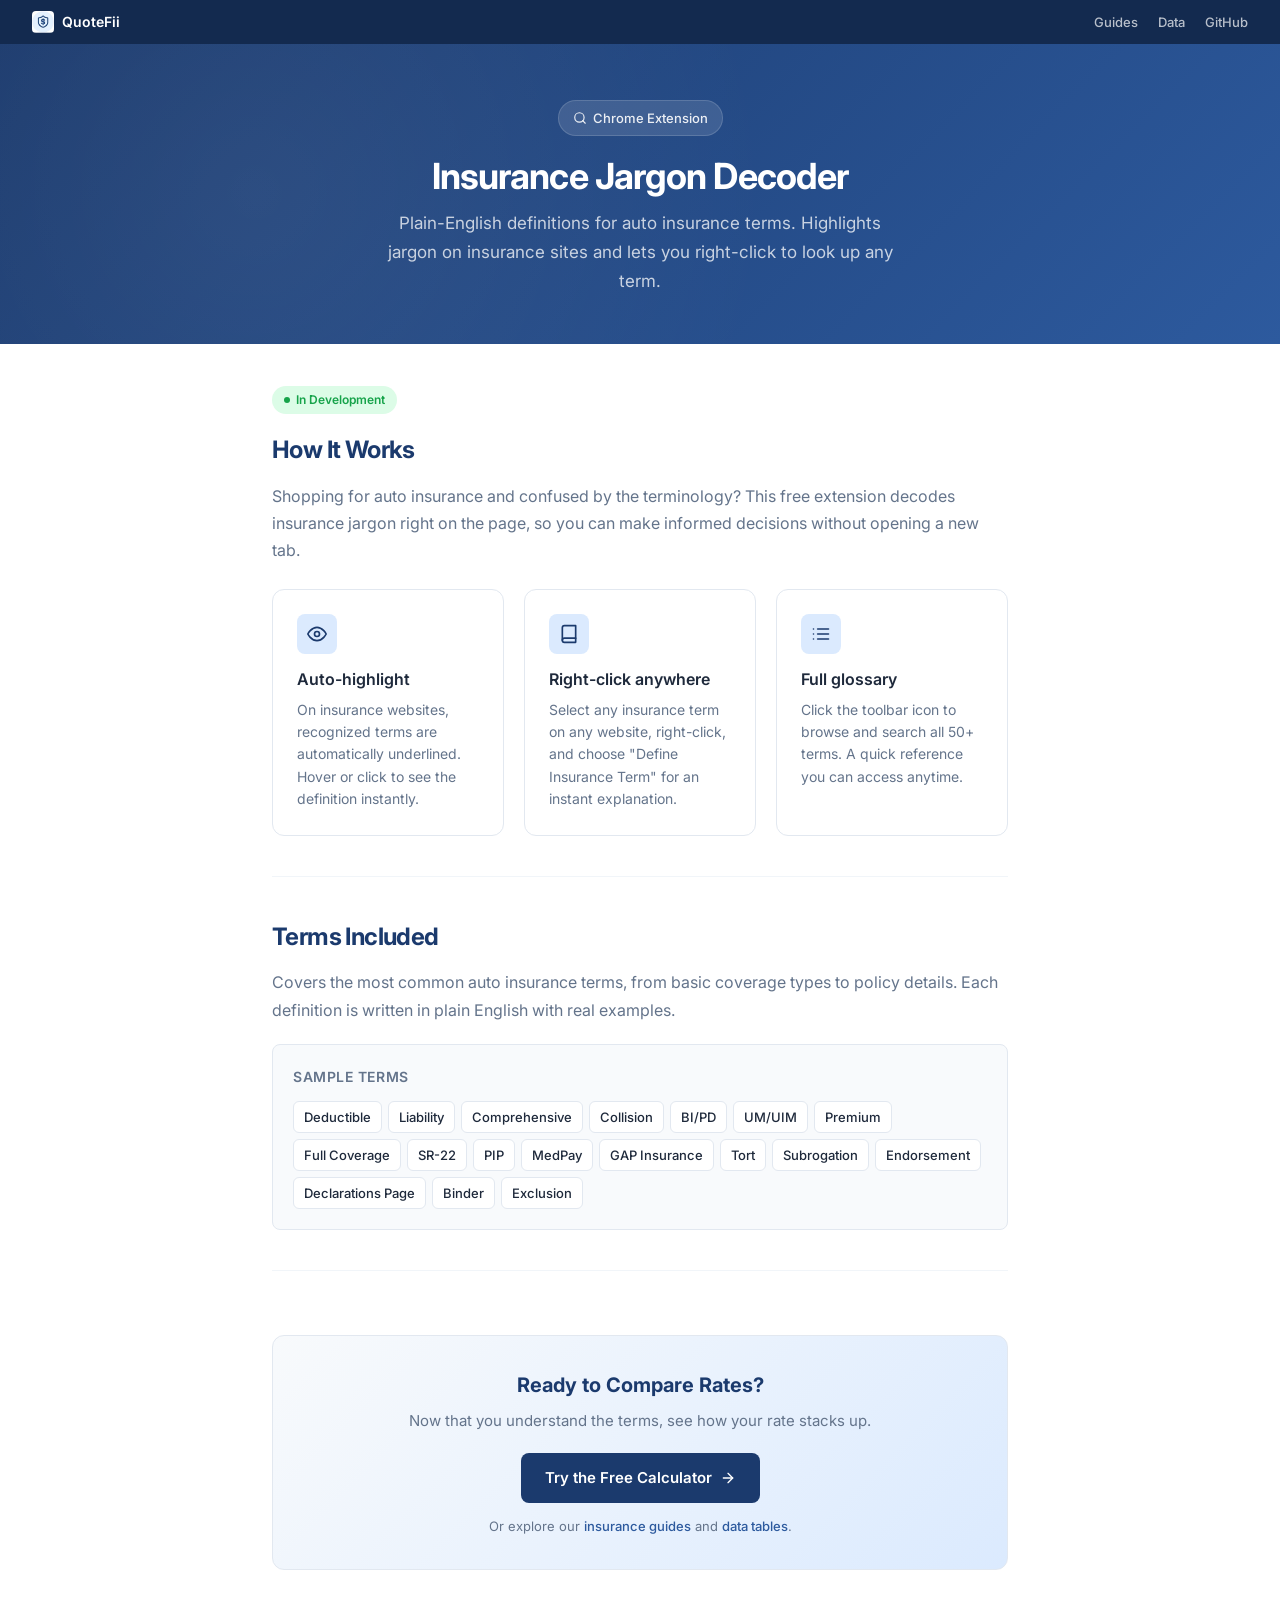
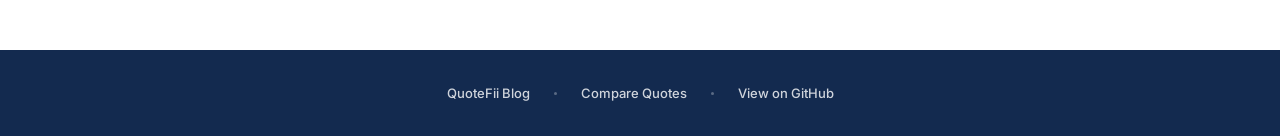
<file: index.html>
<!DOCTYPE html>
<html lang="en">
<head>
  <meta charset="UTF-8">
  <meta name="viewport" content="width=device-width, initial-scale=1.0">
  <link rel="icon" href="favicon.ico">
  <title>Insurance Jargon Decoder | QuoteFii Chrome Extension</title>
  <meta name="description" content="Free Chrome extension that explains auto insurance terms in plain English. Highlights jargon on insurance sites and lets you right-click to look up any term.">
  <link rel="canonical" href="https://adamferguson06.github.io/quotefii-jargon-decoder/">
  <meta property="og:type" content="website">
  <meta property="og:title" content="Insurance Jargon Decoder | QuoteFii Chrome Extension">
  <meta property="og:description" content="Free Chrome extension that explains auto insurance terms in plain English. Auto-highlights terms on insurance sites.">
  <meta property="og:url" content="https://adamferguson06.github.io/quotefii-jargon-decoder/">
  <link rel="preconnect" href="https://fonts.googleapis.com">
  <link rel="preconnect" href="https://fonts.gstatic.com" crossorigin>
  <link href="https://fonts.googleapis.com/css2?family=Inter:wght@400;500;600;700&display=swap" rel="stylesheet">
  <style>
    :root {
      --primary: #1B3A6D;
      --primary-light: #2d5a9e;
      --primary-dark: #132a4f;
      --accent: #3b82f6;
      --accent-light: #dbeafe;
      --text: #1e293b;
      --text-secondary: #64748b;
      --bg: #ffffff;
      --bg-subtle: #f8fafc;
      --border: #e2e8f0;
      --success: #16a34a;
      --success-bg: #dcfce7;
      --shadow-md: 0 4px 6px -1px rgba(0,0,0,0.1), 0 2px 4px -2px rgba(0,0,0,0.1);
      --radius: 12px;
    }
    * { margin: 0; padding: 0; box-sizing: border-box; }
    body { font-family: 'Inter', -apple-system, BlinkMacSystemFont, sans-serif; color: var(--text); line-height: 1.7; background: var(--bg); -webkit-font-smoothing: antialiased; }
    .topbar { background: var(--primary-dark); padding: 0.625rem 2rem; display: flex; align-items: center; justify-content: space-between; }
    .topbar-brand { display: flex; align-items: center; gap: 0.5rem; color: #fff; text-decoration: none; font-weight: 600; font-size: 0.875rem; }
    .topbar-links { display: flex; gap: 1.25rem; }
    .topbar-links a { color: rgba(255,255,255,0.7); text-decoration: none; font-size: 0.8125rem; font-weight: 500; transition: color 0.15s; }
    .topbar-links a:hover { color: #fff; }
    .hero { background: linear-gradient(135deg, var(--primary) 0%, var(--primary-light) 100%); color: #fff; padding: 3.5rem 2rem 3rem; text-align: center; position: relative; overflow: hidden; }
    .hero::before { content: ''; position: absolute; top: 0; left: 0; right: 0; bottom: 0; background: radial-gradient(circle at 20% 50%, rgba(255,255,255,0.06) 0%, transparent 50%); }
    .hero-content { position: relative; max-width: 640px; margin: 0 auto; }
    .hero-badge { display: inline-flex; align-items: center; gap: 0.375rem; background: rgba(255,255,255,0.12); border: 1px solid rgba(255,255,255,0.15); padding: 0.375rem 0.875rem; border-radius: 100px; font-size: 0.8125rem; font-weight: 500; margin-bottom: 1.25rem; color: rgba(255,255,255,0.9); }
    .hero h1 { font-size: 2.25rem; font-weight: 700; line-height: 1.15; margin-bottom: 0.75rem; letter-spacing: -0.025em; }
    .hero p { font-size: 1.0625rem; color: rgba(255,255,255,0.75); max-width: 520px; margin: 0 auto; }
    .container { max-width: 800px; margin: 0 auto; padding: 0 2rem; }
    .section { padding: 2.5rem 0; }
    .section + .section { border-top: 1px solid #f1f5f9; }
    .section-title { font-size: 1.5rem; font-weight: 700; color: var(--primary); margin-bottom: 0.75rem; letter-spacing: -0.025em; }
    .features { display: grid; grid-template-columns: repeat(auto-fit, minmax(220px, 1fr)); gap: 1.25rem; margin-top: 1.5rem; }
    .feature { background: var(--bg); border: 1px solid var(--border); border-radius: var(--radius); padding: 1.5rem; transition: box-shadow 0.2s, transform 0.2s; }
    .feature:hover { box-shadow: var(--shadow-md); transform: translateY(-2px); }
    .feature-icon { width: 40px; height: 40px; border-radius: 8px; display: flex; align-items: center; justify-content: center; background: var(--accent-light); color: var(--primary); margin-bottom: 0.75rem; }
    .feature h3 { font-size: 1rem; font-weight: 600; margin-bottom: 0.375rem; }
    .feature p { font-size: 0.875rem; color: var(--text-secondary); line-height: 1.6; }
    .status-badge { display: inline-flex; align-items: center; gap: 0.375rem; font-size: 0.75rem; font-weight: 600; padding: 0.25rem 0.75rem; border-radius: 100px; background: var(--success-bg); color: var(--success); margin-bottom: 1rem; }
    .status-dot { width: 6px; height: 6px; border-radius: 50%; background: var(--success); }
    .cta-section { background: linear-gradient(135deg, var(--bg-subtle) 0%, var(--accent-light) 100%); border: 1px solid var(--border); border-radius: var(--radius); padding: 2rem; text-align: center; margin: 1.5rem 0 0; }
    .cta-title { font-size: 1.25rem; font-weight: 700; color: var(--primary); margin-bottom: 0.375rem; }
    .cta-desc { color: var(--text-secondary); font-size: 0.9375rem; margin-bottom: 1.25rem; }
    .cta-button { display: inline-flex; align-items: center; gap: 0.5rem; background: var(--primary); color: #fff; padding: 0.75rem 1.5rem; border-radius: 8px; text-decoration: none; font-weight: 600; font-size: 0.9375rem; transition: background 0.15s, transform 0.15s; }
    .cta-button:hover { background: var(--primary-light); transform: translateY(-1px); }
    .cta-links { margin-top: 0.75rem; font-size: 0.8125rem; color: var(--text-secondary); }
    .cta-links a { color: var(--primary-light); text-decoration: none; font-weight: 500; }
    .cta-links a:hover { text-decoration: underline; }
    .terms-preview { background: var(--bg-subtle); border: 1px solid var(--border); border-radius: 8px; padding: 1.25rem; margin-top: 1.25rem; }
    .terms-preview h3 { font-size: 0.875rem; font-weight: 600; color: var(--text-secondary); text-transform: uppercase; letter-spacing: 0.04em; margin-bottom: 0.75rem; }
    .term-tags { display: flex; flex-wrap: wrap; gap: 0.375rem; }
    .term-tag { font-size: 0.8125rem; font-weight: 500; background: #fff; border: 1px solid var(--border); color: var(--text); padding: 0.25rem 0.625rem; border-radius: 6px; }
    footer { background: var(--primary-dark); color: rgba(255,255,255,0.6); padding: 2rem; text-align: center; font-size: 0.8125rem; margin-top: 2.5rem; }
    footer a { color: rgba(255,255,255,0.8); text-decoration: none; font-weight: 500; }
    footer a:hover { color: #fff; }
    .footer-links { display: flex; justify-content: center; align-items: center; gap: 1.5rem; flex-wrap: wrap; }
    .footer-sep { width: 3px; height: 3px; border-radius: 50%; background: rgba(255,255,255,0.3); }
    a { color: var(--primary-light); text-decoration: none; }
    a:hover { text-decoration: underline; }
    @media (max-width: 768px) {
      .topbar { padding: 0.5rem 1rem; } .topbar-links { gap: 0.75rem; }
      .hero { padding: 2.5rem 1.5rem 2rem; } .hero h1 { font-size: 1.75rem; }
      .container { padding: 0 1.25rem; } .section { padding: 2rem 0; }
      .features { grid-template-columns: 1fr; }
      .footer-links { flex-direction: column; gap: 0.5rem; } .footer-sep { display: none; }
    }
  </style>
</head>
<body>

<div class="topbar">
  <a href="https://blog.quotefii.com?utm_source=github&utm_medium=pages&utm_content=jargon-decoder" class="topbar-brand">
    <img src="quotefii-logo.webp" alt="QuoteFii" width="22" height="22" style="border-radius: 4px;">
    QuoteFii
  </a>
  <div class="topbar-links">
    <a href="https://blog.quotefii.com/guides?utm_source=github&utm_medium=pages&utm_content=jargon-decoder">Guides</a>
    <a href="https://blog.quotefii.com/data?utm_source=github&utm_medium=pages&utm_content=jargon-decoder">Data</a>
    <a href="https://github.com/AdamFerguson06/quotefii-jargon-decoder">GitHub</a>
  </div>
</div>

<div class="hero">
  <div class="hero-content">
    <div class="hero-badge">
      <svg width="14" height="14" viewBox="0 0 24 24" fill="none" stroke="currentColor" stroke-width="2" stroke-linecap="round" stroke-linejoin="round"><circle cx="11" cy="11" r="8"/><line x1="21" y1="21" x2="16.65" y2="16.65"/></svg>
      Chrome Extension
    </div>
    <h1>Insurance Jargon Decoder</h1>
    <p>Plain-English definitions for auto insurance terms. Highlights jargon on insurance sites and lets you right-click to look up any term.</p>
  </div>
</div>

<div class="container">

  <div class="section">
    <span class="status-badge"><span class="status-dot"></span> In Development</span>
    <h2 class="section-title">How It Works</h2>
    <p style="color: var(--text-secondary); margin-bottom: 1rem;">
      Shopping for auto insurance and confused by the terminology? This free extension decodes insurance jargon right on the page, so you can make informed decisions without opening a new tab.
    </p>

    <div class="features">
      <div class="feature">
        <div class="feature-icon">
          <svg width="20" height="20" viewBox="0 0 24 24" fill="none" stroke="currentColor" stroke-width="2" stroke-linecap="round" stroke-linejoin="round"><path d="M1 12s4-8 11-8 11 8 11 8-4 8-11 8-11-8-11-8z"/><circle cx="12" cy="12" r="3"/></svg>
        </div>
        <h3>Auto-highlight</h3>
        <p>On insurance websites, recognized terms are automatically underlined. Hover or click to see the definition instantly.</p>
      </div>
      <div class="feature">
        <div class="feature-icon">
          <svg width="20" height="20" viewBox="0 0 24 24" fill="none" stroke="currentColor" stroke-width="2" stroke-linecap="round" stroke-linejoin="round"><path d="M4 19.5A2.5 2.5 0 0 1 6.5 17H20"/><path d="M6.5 2H20v20H6.5A2.5 2.5 0 0 1 4 19.5v-15A2.5 2.5 0 0 1 6.5 2z"/></svg>
        </div>
        <h3>Right-click anywhere</h3>
        <p>Select any insurance term on any website, right-click, and choose "Define Insurance Term" for an instant explanation.</p>
      </div>
      <div class="feature">
        <div class="feature-icon">
          <svg width="20" height="20" viewBox="0 0 24 24" fill="none" stroke="currentColor" stroke-width="2" stroke-linecap="round" stroke-linejoin="round"><line x1="8" y1="6" x2="21" y2="6"/><line x1="8" y1="12" x2="21" y2="12"/><line x1="8" y1="18" x2="21" y2="18"/><line x1="3" y1="6" x2="3.01" y2="6"/><line x1="3" y1="12" x2="3.01" y2="12"/><line x1="3" y1="18" x2="3.01" y2="18"/></svg>
        </div>
        <h3>Full glossary</h3>
        <p>Click the toolbar icon to browse and search all 50+ terms. A quick reference you can access anytime.</p>
      </div>
    </div>
  </div>

  <div class="section">
    <h2 class="section-title">Terms Included</h2>
    <p style="color: var(--text-secondary); margin-bottom: 0.75rem;">
      Covers the most common auto insurance terms, from basic coverage types to policy details. Each definition is written in plain English with real examples.
    </p>
    <div class="terms-preview">
      <h3>Sample Terms</h3>
      <div class="term-tags">
        <span class="term-tag">Deductible</span>
        <span class="term-tag">Liability</span>
        <span class="term-tag">Comprehensive</span>
        <span class="term-tag">Collision</span>
        <span class="term-tag">BI/PD</span>
        <span class="term-tag">UM/UIM</span>
        <span class="term-tag">Premium</span>
        <span class="term-tag">Full Coverage</span>
        <span class="term-tag">SR-22</span>
        <span class="term-tag">PIP</span>
        <span class="term-tag">MedPay</span>
        <span class="term-tag">GAP Insurance</span>
        <span class="term-tag">Tort</span>
        <span class="term-tag">Subrogation</span>
        <span class="term-tag">Endorsement</span>
        <span class="term-tag">Declarations Page</span>
        <span class="term-tag">Binder</span>
        <span class="term-tag">Exclusion</span>
      </div>
    </div>
  </div>

  <div class="section">
    <div class="cta-section">
      <p class="cta-title">Ready to Compare Rates?</p>
      <p class="cta-desc">Now that you understand the terms, see how your rate stacks up.</p>
      <a href="https://blog.quotefii.com/tools/overpaying-calculator?utm_source=github&utm_medium=pages&utm_content=jargon-decoder" class="cta-button">
        Try the Free Calculator
        <svg width="16" height="16" viewBox="0 0 24 24" fill="none" stroke="currentColor" stroke-width="2" stroke-linecap="round" stroke-linejoin="round"><line x1="5" y1="12" x2="19" y2="12"/><polyline points="12 5 19 12 12 19"/></svg>
      </a>
      <p class="cta-links">
        Or explore our <a href="https://blog.quotefii.com/guides?utm_source=github&utm_medium=pages&utm_content=jargon-decoder">insurance guides</a>
        and <a href="https://blog.quotefii.com/data?utm_source=github&utm_medium=pages&utm_content=jargon-decoder">data tables</a>.
      </p>
    </div>
  </div>

</div>

<footer>
  <div class="footer-links">
    <a href="https://blog.quotefii.com?utm_source=github&utm_medium=pages&utm_content=jargon-decoder">QuoteFii Blog</a>
    <span class="footer-sep"></span>
    <a href="https://quotefii.com?utm_source=github&utm_medium=pages&utm_content=jargon-decoder">Compare Quotes</a>
    <span class="footer-sep"></span>
    <a href="https://github.com/AdamFerguson06/quotefii-jargon-decoder">View on GitHub</a>
  </div>
</footer>

</body>
</html>
</file>
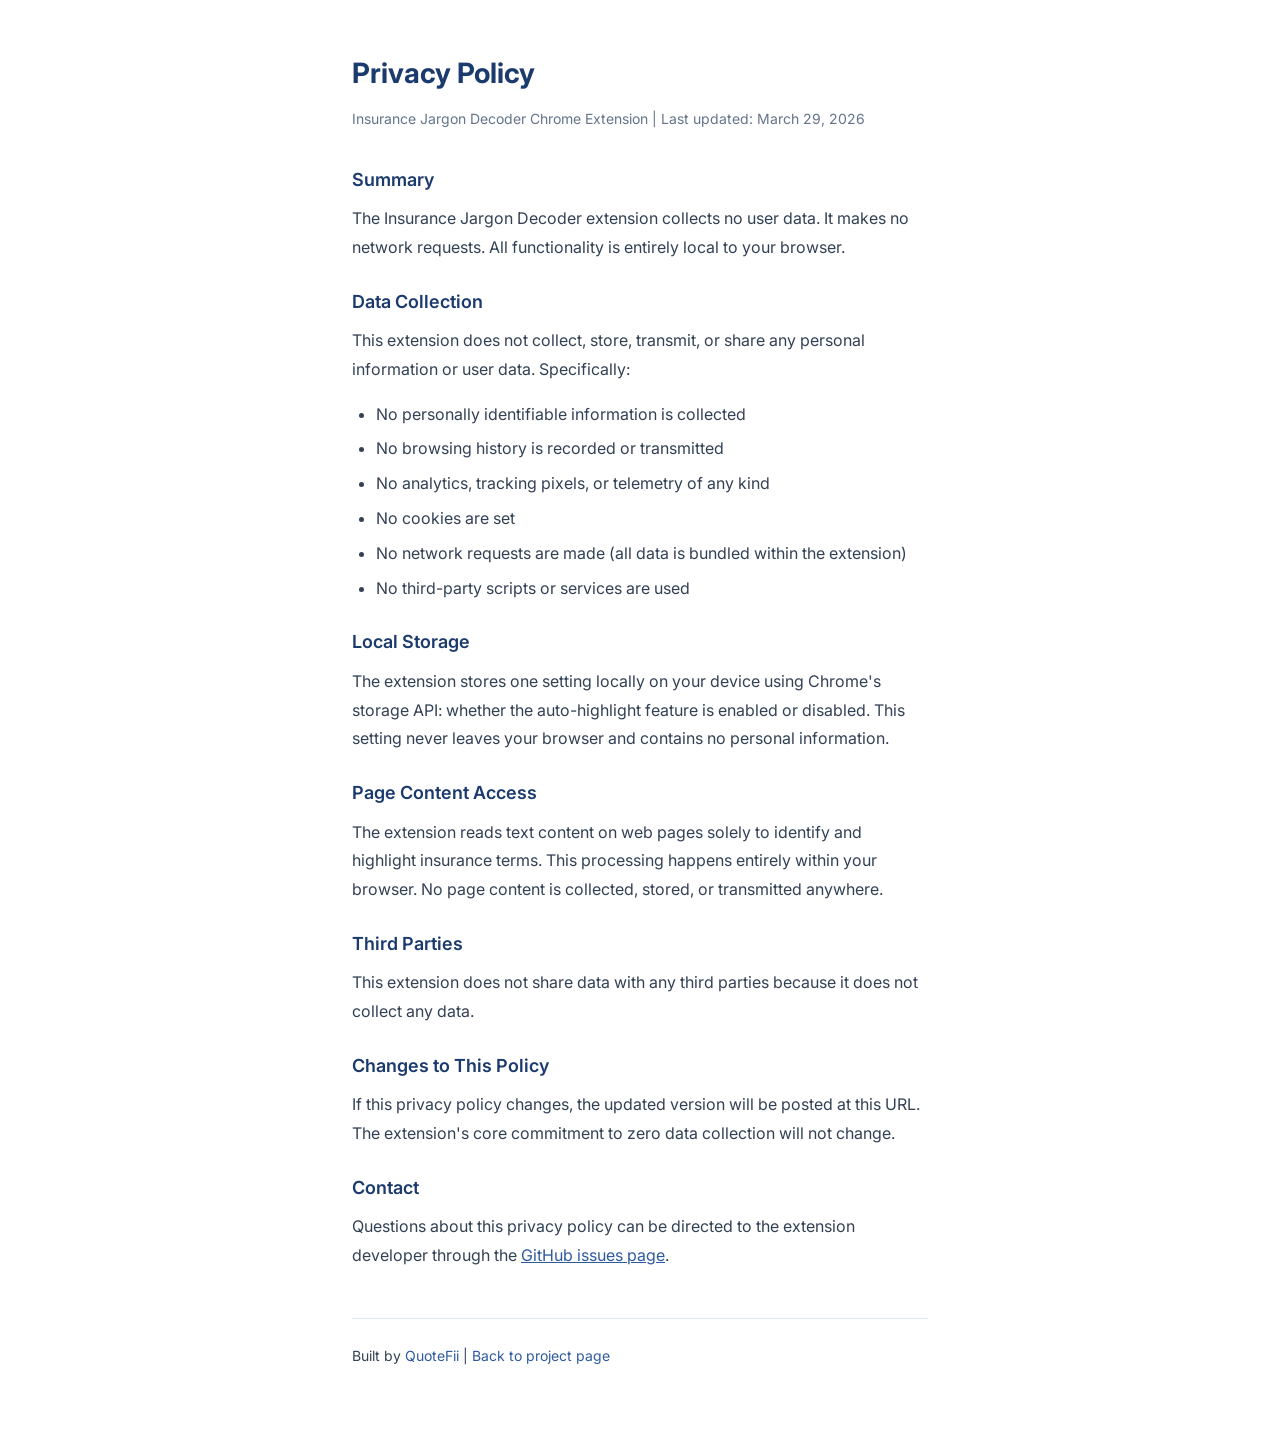
<file: privacy.html>
<!DOCTYPE html>
<html lang="en">
<head>
  <meta charset="UTF-8">
  <meta name="viewport" content="width=device-width, initial-scale=1.0">
  <title>Privacy Policy | Insurance Jargon Decoder</title>
  <link rel="preconnect" href="https://fonts.googleapis.com">
  <link rel="preconnect" href="https://fonts.gstatic.com" crossorigin>
  <link href="https://fonts.googleapis.com/css2?family=Inter:wght@400;500;600;700&display=swap" rel="stylesheet">
  <style>
    * { margin: 0; padding: 0; box-sizing: border-box; }
    body { font-family: 'Inter', -apple-system, BlinkMacSystemFont, sans-serif; color: #1e293b; line-height: 1.8; background: #fff; }
    .container { max-width: 640px; margin: 0 auto; padding: 3rem 2rem; }
    h1 { font-size: 1.75rem; font-weight: 700; color: #1B3A6D; margin-bottom: 0.5rem; }
    .updated { font-size: 0.875rem; color: #64748b; margin-bottom: 2rem; }
    h2 { font-size: 1.125rem; font-weight: 600; color: #1B3A6D; margin: 1.5rem 0 0.5rem; }
    p { margin-bottom: 1rem; color: #334155; }
    a { color: #2d5a9e; }
    ul { margin: 0 0 1rem 1.5rem; color: #334155; }
    li { margin-bottom: 0.375rem; }
    .footer { margin-top: 3rem; padding-top: 1.5rem; border-top: 1px solid #e2e8f0; font-size: 0.875rem; color: #64748b; }
    .footer a { color: #2d5a9e; text-decoration: none; }
  </style>
</head>
<body>
<div class="container">
  <h1>Privacy Policy</h1>
  <p class="updated">Insurance Jargon Decoder Chrome Extension | Last updated: March 29, 2026</p>

  <h2>Summary</h2>
  <p>The Insurance Jargon Decoder extension collects no user data. It makes no network requests. All functionality is entirely local to your browser.</p>

  <h2>Data Collection</h2>
  <p>This extension does not collect, store, transmit, or share any personal information or user data. Specifically:</p>
  <ul>
    <li>No personally identifiable information is collected</li>
    <li>No browsing history is recorded or transmitted</li>
    <li>No analytics, tracking pixels, or telemetry of any kind</li>
    <li>No cookies are set</li>
    <li>No network requests are made (all data is bundled within the extension)</li>
    <li>No third-party scripts or services are used</li>
  </ul>

  <h2>Local Storage</h2>
  <p>The extension stores one setting locally on your device using Chrome's storage API: whether the auto-highlight feature is enabled or disabled. This setting never leaves your browser and contains no personal information.</p>

  <h2>Page Content Access</h2>
  <p>The extension reads text content on web pages solely to identify and highlight insurance terms. This processing happens entirely within your browser. No page content is collected, stored, or transmitted anywhere.</p>

  <h2>Third Parties</h2>
  <p>This extension does not share data with any third parties because it does not collect any data.</p>

  <h2>Changes to This Policy</h2>
  <p>If this privacy policy changes, the updated version will be posted at this URL. The extension's core commitment to zero data collection will not change.</p>

  <h2>Contact</h2>
  <p>Questions about this privacy policy can be directed to the extension developer through the <a href="https://github.com/AdamFerguson06/quotefii-jargon-decoder/issues">GitHub issues page</a>.</p>

  <div class="footer">
    <p>Built by <a href="https://blog.quotefii.com">QuoteFii</a> | <a href="https://adamferguson06.github.io/quotefii-jargon-decoder/">Back to project page</a></p>
  </div>
</div>
</body>
</html>
</file>
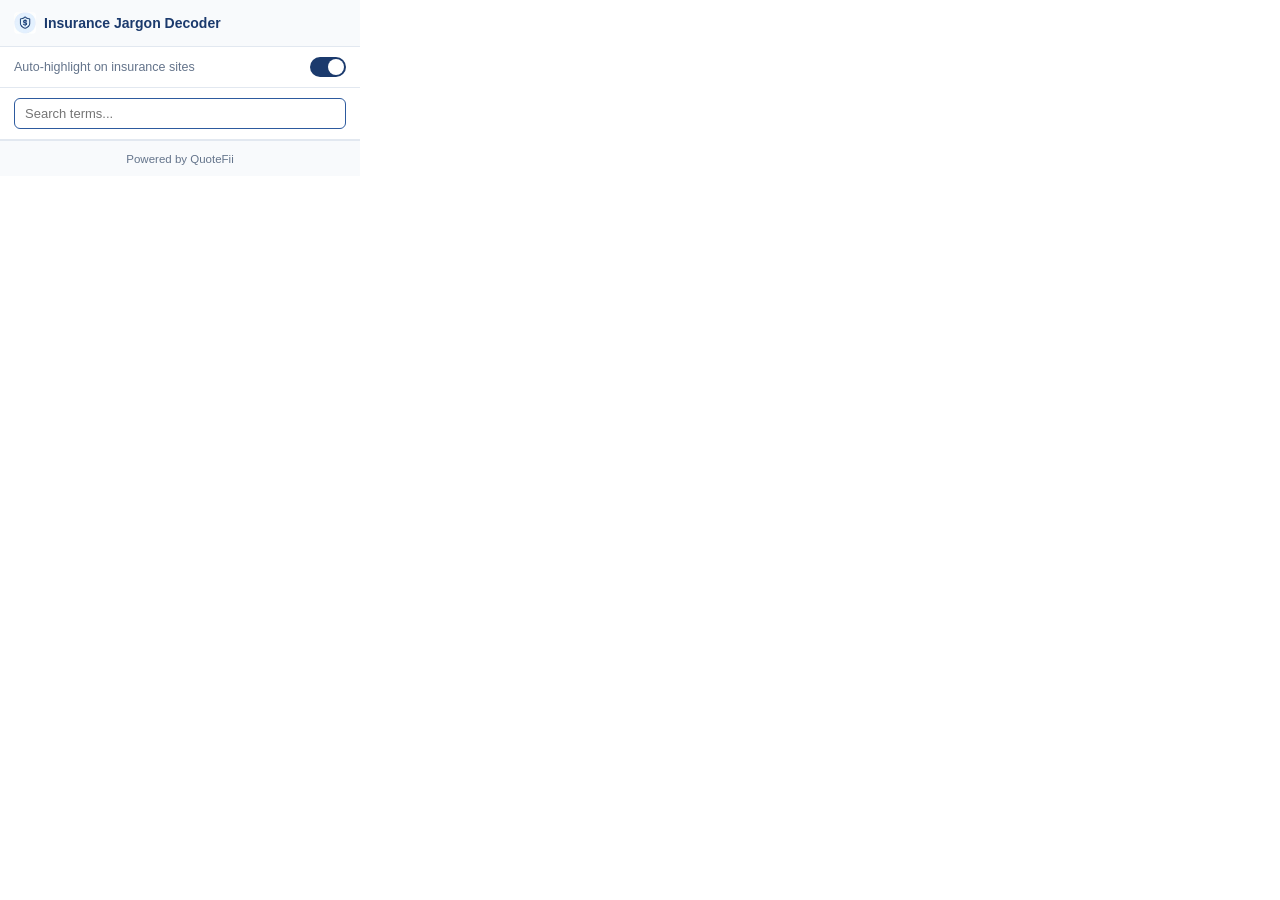
<file: popup/popup.html>
<!DOCTYPE html>
<html lang="en">
<head>
  <meta charset="UTF-8">
  <link rel="stylesheet" href="popup.css">
</head>
<body>
  <div class="qf-glossary">
    <div class="qf-glossary-header">
      <img src="../quotefii-logo.webp" alt="QuoteFii" class="qf-glossary-logo">
      <span class="qf-glossary-title">Insurance Jargon Decoder</span>
    </div>

    <div class="qf-glossary-toggle">
      <label class="qf-toggle-label">
        <span>Auto-highlight on insurance sites</span>
        <input type="checkbox" id="qf-toggle" checked>
        <span class="qf-toggle-slider"></span>
      </label>
    </div>

    <div class="qf-glossary-search">
      <input type="text" id="qf-search" placeholder="Search terms..." autocomplete="off">
    </div>

    <div class="qf-glossary-list" id="qf-list"></div>

    <div class="qf-glossary-footer">
      <a href="https://blog.quotefii.com?utm_source=chrome_extension&utm_medium=popup&utm_content=jargon-decoder" target="_blank" rel="noopener">
        Powered by QuoteFii
      </a>
    </div>
  </div>

  <script src="popup.js"></script>
</body>
</html>
</file>
<file: popup/popup.css>
* { margin: 0; padding: 0; box-sizing: border-box; }

body {
  width: 360px;
  max-height: 500px;
  font-family: 'Inter', -apple-system, BlinkMacSystemFont, 'Segoe UI', Roboto, sans-serif;
  font-size: 13px;
  color: #1e293b;
  overflow: hidden;
}

.qf-glossary {
  display: flex;
  flex-direction: column;
  max-height: 500px;
}

.qf-glossary-header {
  display: flex;
  align-items: center;
  gap: 8px;
  padding: 12px 14px;
  border-bottom: 1px solid #e2e8f0;
  background: #f8fafc;
}

.qf-glossary-logo {
  width: 22px;
  height: 22px;
  border-radius: 4px;
}

.qf-glossary-title {
  font-weight: 700;
  font-size: 14px;
  color: #1B3A6D;
}

/* ── Toggle ── */
.qf-glossary-toggle {
  padding: 10px 14px;
  border-bottom: 1px solid #e2e8f0;
}

.qf-toggle-label {
  display: flex;
  align-items: center;
  justify-content: space-between;
  cursor: pointer;
  font-size: 12.5px;
  color: #64748b;
}

.qf-toggle-label input {
  display: none;
}

.qf-toggle-slider {
  width: 36px;
  height: 20px;
  background: #cbd5e1;
  border-radius: 10px;
  position: relative;
  transition: background 0.2s;
  flex-shrink: 0;
}

.qf-toggle-slider::after {
  content: '';
  position: absolute;
  top: 2px;
  left: 2px;
  width: 16px;
  height: 16px;
  background: #fff;
  border-radius: 50%;
  transition: transform 0.2s;
}

.qf-toggle-label input:checked + .qf-toggle-slider {
  background: #1B3A6D;
}

.qf-toggle-label input:checked + .qf-toggle-slider::after {
  transform: translateX(16px);
}

/* ── Search ── */
.qf-glossary-search {
  padding: 10px 14px;
  border-bottom: 1px solid #e2e8f0;
}

.qf-glossary-search input {
  width: 100%;
  padding: 7px 10px;
  border: 1px solid #e2e8f0;
  border-radius: 6px;
  font-size: 13px;
  font-family: inherit;
  outline: none;
  transition: border-color 0.15s;
}

.qf-glossary-search input:focus {
  border-color: #2d5a9e;
}

/* ── List ── */
.qf-glossary-list {
  overflow-y: auto;
  flex: 1;
  max-height: 340px;
}

.qf-term-item {
  border-bottom: 1px solid #f1f5f9;
  cursor: pointer;
}

.qf-term-name {
  padding: 10px 14px;
  font-weight: 600;
  font-size: 13px;
  color: #1B3A6D;
  display: flex;
  justify-content: space-between;
  align-items: center;
}

.qf-term-name:hover {
  background: #f8fafc;
}

.qf-term-arrow {
  font-size: 10px;
  color: #94a3b8;
  transition: transform 0.15s;
}

.qf-term-item.open .qf-term-arrow {
  transform: rotate(90deg);
}

.qf-term-body {
  display: none;
  padding: 0 14px 10px;
}

.qf-term-item.open .qf-term-body {
  display: block;
}

.qf-term-def {
  font-size: 12.5px;
  color: #334155;
  line-height: 1.6;
  margin-bottom: 6px;
}

.qf-term-link a {
  font-size: 12px;
  color: #2d5a9e;
  text-decoration: none;
  font-weight: 500;
}

.qf-term-link a:hover {
  text-decoration: underline;
}

.qf-no-results {
  padding: 20px 14px;
  text-align: center;
  color: #94a3b8;
  font-size: 13px;
}

/* ── Footer ── */
.qf-glossary-footer {
  padding: 10px 14px;
  border-top: 1px solid #e2e8f0;
  background: #f8fafc;
  text-align: center;
}

.qf-glossary-footer a {
  color: #64748b;
  text-decoration: none;
  font-size: 11.5px;
  font-weight: 500;
}

.qf-glossary-footer a:hover {
  color: #1B3A6D;
}
</file>
